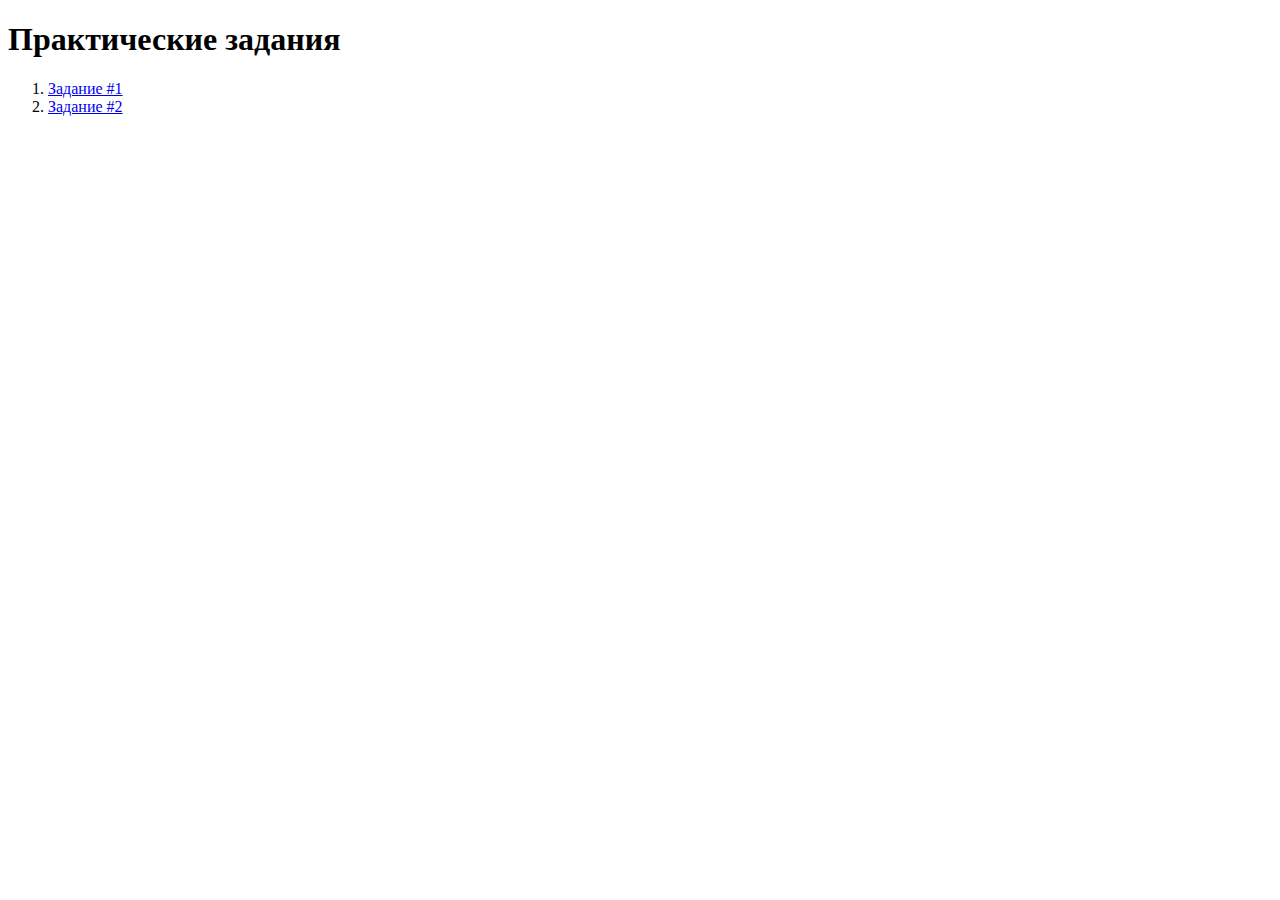
<file: index.html>
<!DOCTYPE html>
<html lang="en">
<head>
    <meta charset="UTF-8">
    <meta name="viewport" content="width=device-width, initial-scale=1.0">
    <title>Практические задания | Web-программист</title>
</head>
<body>
    <h1>Практические задания</h1>
    <ol>
        <li>
            <a href="task1.html">Задание #1</a>
            </li>
            <li>
            <a href="task2.html">Задание #2</a>
                </li>
    </ol>
</body>
</html>
</file>
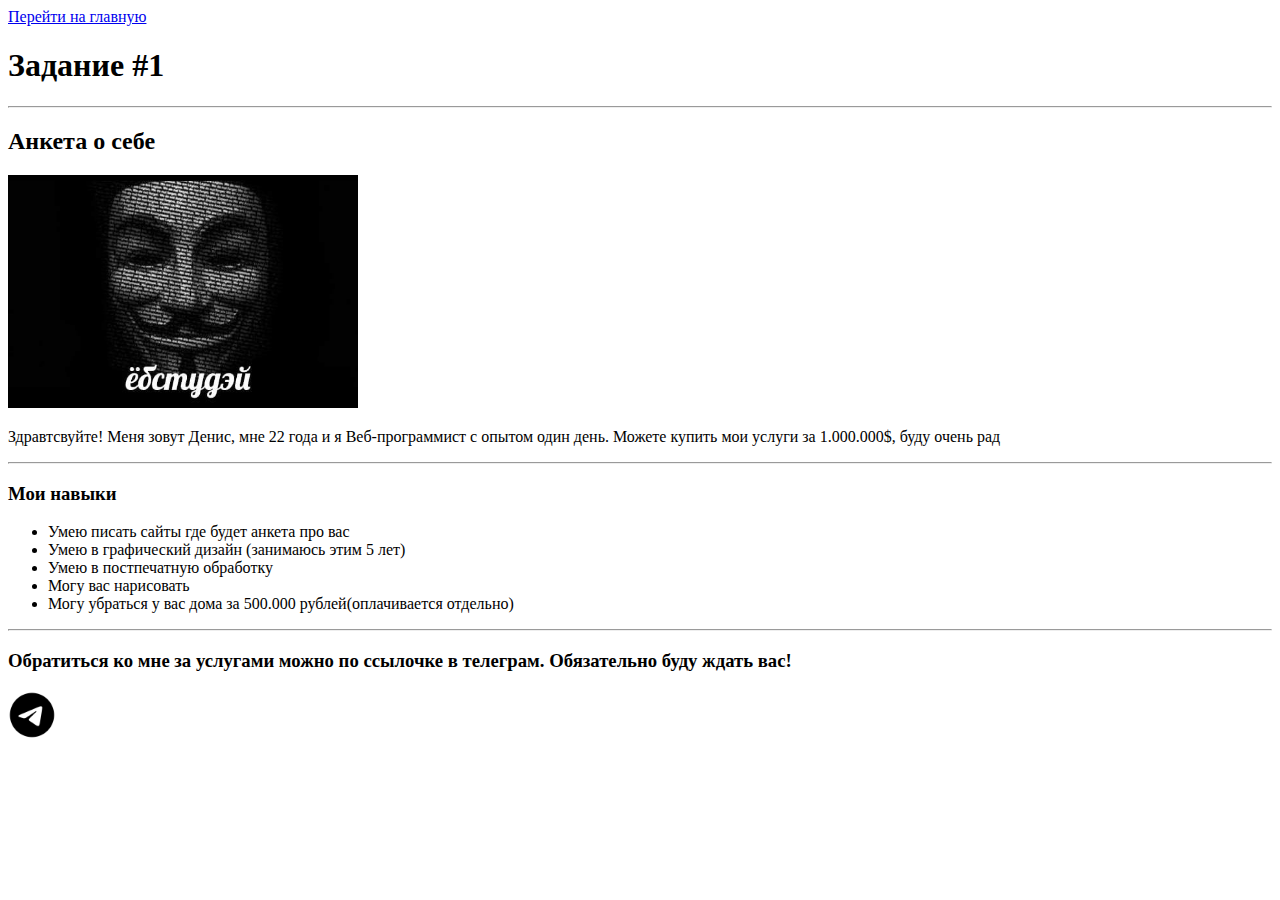
<file: task1.html>
<!DOCTYPE html>
<html lang="en">
<head>
    <meta charset="UTF-8">
    <meta name="viewport" content="width=device-width, initial-scale=1.0">
    <title>Задание #1 | Web-программист</title>
</head>
<body>
    <a href="index.html">Перейти на главную</a>
    <h1>Задание #1</h1>
    <hr>
    <h2>Анкета о себе</h2>
    <img src="photo.jpg" width="350" alt="Изображение не найдено">
    <p>Здравтсвуйте! Меня зовут Денис, мне 22 года и я Веб-программист с опытом один день. Можете купить мои услуги за 1.000.000$, буду очень рад</p>
    <hr>
    <h3>Мои навыки</h3>
    <ul>
        <li>Умею писать сайты где будет анкета про вас</li>
        <li>Умею в графический дизайн (занимаюсь этим 5 лет)</li>
        <li>Умею в постпечатную обработку</li>
        <li>Могу вас нарисовать</li>
        <li>Могу убраться у вас дома за 500.000 рублей(оплачивается отдельно)</li>

    </ul>
<hr>
<h3>Обратиться ко мне за услугами можно по ссылочке в телеграм. Обязательно буду ждать вас!</h3>
<a href="https://t.me/dendalionchik">
    <img src="telegram.png" width="48" alt="">
</a>
</body>
</html>
</file>
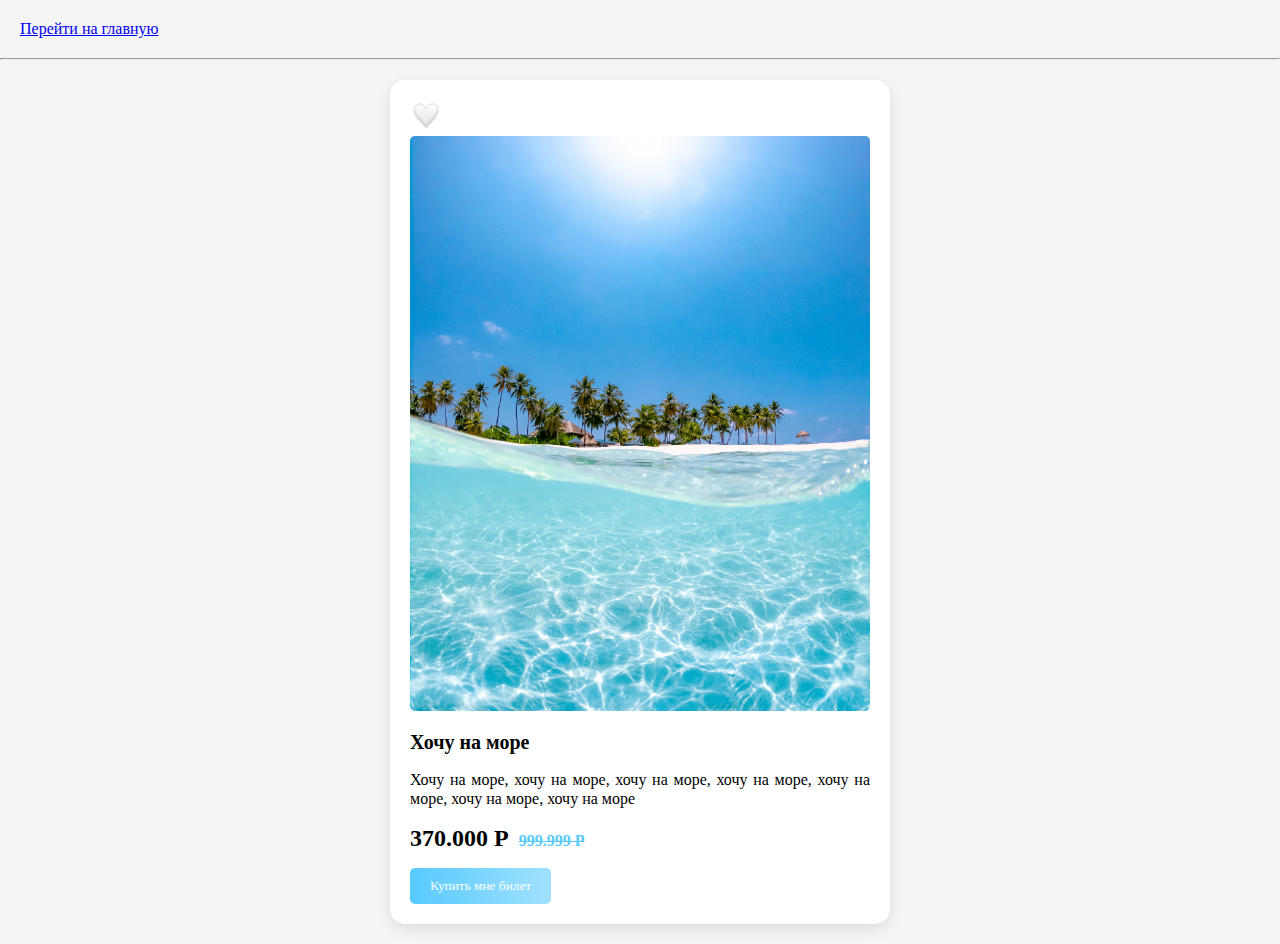
<file: task2.html>
<!DOCTYPE html>
<html lang="en">
<head>
    <meta charset="UTF-8">
    <meta name="viewport" content="width=device-width, initial-scale=1.0">
    <title>Задание #2 | Web-программист</title>
    <link rel="stylesheet" href="task2.css">
</head>
<body>
    <a class="back-to-main" href="index.html">Перейти на главную</a>
    <hr>

    <div class="card">
        <p class="favorite"></p>
    <img class="icon" src="i2jmxp2f.png" alt="">
    </p>
    <img class="sea" src="jcob-nasyr-hZPYwYR02Yo-unsplash.jpg" alt="">
    <h3>Хочу на море</h3>
    <p class="info">Хочу на море, хочу на море, хочу на море, хочу на море, хочу на море, хочу на море, хочу на море</p>
    <p class="price">370.000 Р<span class="old-price">999.999 Р</span></p>
    <button>Купить мне билет</button>
    </div>
</body>
</html>
</file>
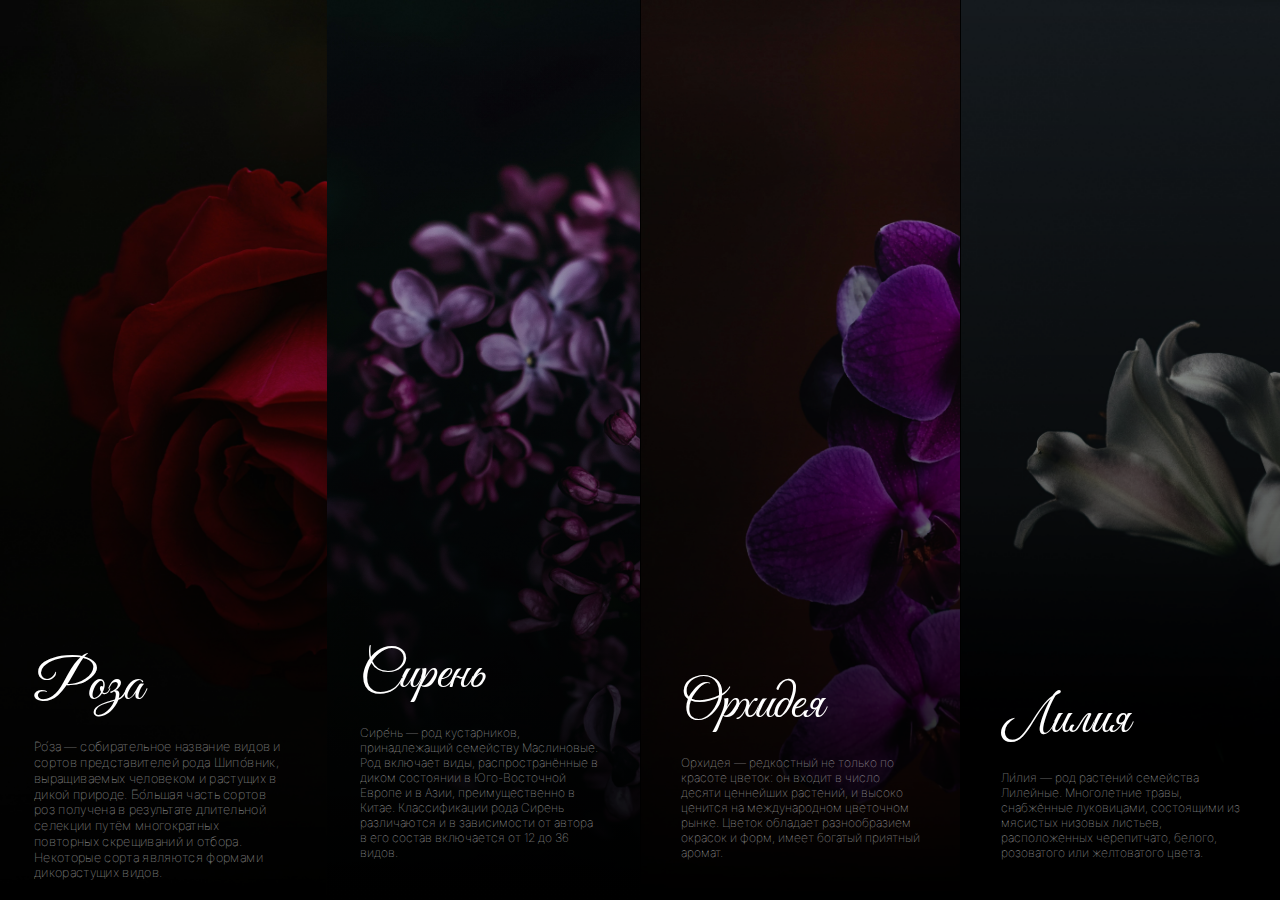
<file: task3.html>
<!DOCTYPE html>
<html lang="en">
<head>
    <meta charset="UTF-8">
    <meta name="viewport" content="width=device-width, initial-scale=1.0">
    <title>Задание #3| Web-программист</title>
    <link rel="stylesheet" href="task3.css">
</head>
<body>
    <div class="cards">
        <div class="card card-1">
            <h3>Роза</h3>
            <h4>Ро́за — собирательное название видов и сортов представителей рода Шипо́вник, выращиваемых человеком и растущих в дикой природе. Бо́льшая часть сортов роз получена в результате длительной селекции путём многократных повторных скрещиваний и отбора. Некоторые сорта являются формами дикорастущих видов.</h4>
        </div>
        <div class="card card-2">
            <h3>Сирень</h3>
            <h4>Сире́нь — род кустарников, принадлежащий семейству Маслиновые. Род включает виды, распространённые в диком состоянии в Юго-Восточной Европе и в Азии, преимущественно в Китае. Классификации рода Сирень различаются и в зависимости от автора в его состав включается от 12 до 36 видов.</h4>
        </div>
        <div class="card card-3">
            <h3>Орхидея</h3>
            <h4>Орхидея — редкостный не только по красоте цветок: он входит в число десяти ценнейших растений, и высоко ценится на международном цветочном рынке. Цветок обладает разнообразием окрасок и форм, имеет богатый приятный аромат.</h4>
        </div>
        <div class="card card-4">
            <h3>Лилия</h3>
            <h4>Ли́лия — род растений семейства Лилейные. Многолетние травы, снабжённые луковицами, состоящими из мясистых низовых листьев, расположенных черепитчато, белого, розоватого или желтоватого цвета.</h4>
        </div>
    </div>
</body>
</html>
</file>
<file: task2.css>
*{
    margin: 0;
    padding: 0;
    font-family: Montserrat;
    box-sizing: border-box;
}

.back-to-main{
    display: block;
    margin: 20px;
    width: max-content;
}

body{
    background: #f5f5f5;
}

.card{
    max-width: 500px;
    width: 100%;
    background: white;
    margin: 20px auto;
    padding: 20px;
    border-radius: 15px;
    box-shadow: 0px 5px 15px rgba(0, 0, 0, .1);
    transition: 0.3s;
}

.card:hover{
    transform: scale(1.02);
}

.card .favorite{
    
}

.card .favorite a{
    text-decoration: none;
}

.card .sea{
    width: 100%;
    border-radius: 5px;
}

.card .icon{
    width: 7%;
}

.card h3{
   margin: 16px 0px;
   font-size: 20px;
}

.card .info{
    line-height: 1.2;
    text-align: justify;
}

.card .price{
    font-weight: bold;
    font-size: 24px;
    margin: 16px 0px;
}

.card .old-price{
    color: rgb(87, 202, 255);
    text-decoration: line-through;
    font-size: 16px;
    margin: 10px;
}

.card button{
    color: white;
    background: linear-gradient(to right, rgb(87, 202, 255), rgb(160, 225, 255));
    border: none;
    padding: 10px 20px;
    border-radius: 5px;
    cursor: pointer;
}

.card button:hover{
    opacity: 0.8;
}
</file>
<file: task3.css>
@import url('https://fonts.googleapis.com/css2?family=Great+Vibes&family=Inter+Tight:ital,wght@0,100..900;1,100..900&display=swap');
@import url('https://fonts.googleapis.com/css2?family=Great+Vibes&family=Inter+Tight:ital,wght@0,100..900;1,100..900&display=swap');

*{
    margin: 0;
    padding: 0;
    box-sizing: border-box;
}

body{
    min-height: 100vh;
    background-color: black;
    color: white;
}

.cards{
    display: flex;
    gap: 1px;
    height: 100vh;
    overflow: hidden;
}

.card-1{
    background: linear-gradient(rgba(0, 0, 0, 0), rgb(0, 0, 0)), url(roksolana-zasiadko-aSCihnn25Jc-unsplash.jpg);
}

.card-2{
    background: linear-gradient(rgba(0, 0, 0, 0), rgb(0, 0, 0)), url(roksolana-zasiadko-i07ss4dGzIo-unsplash.jpg);
}

.card-3{
    background: linear-gradient(rgba(0, 0, 0, 0), rgb(0, 0, 0)), url(rita-ox-eH5gAM2X2wQ-unsplash.jpg);
}


.card-4{
    background: linear-gradient(rgba(0, 0, 0, 0), rgb(0, 0, 0)), url(annie-spratt-38yKQLL11d8-unsplash.jpg);
}


.card{
    padding: 40px;
    display: flex;
    flex-direction: column;
    justify-content: end;
    flex: 1;
    gap: 16px;
    background-size: cover;
    transition: 0.3s;
}

.card:hover{
    transform: scale(105%);
    z-index: 1;
    position: relative;
}

h3{
    font-family: "Great Vibes", cursive;
    font-weight: 400;
    font-size: 54px;
}

h4{
    font-family: "Inter Tight", sans-serif;
    font-weight: 100;
    font-size: 12px;
    opacity: 0.7;
}
</file>
